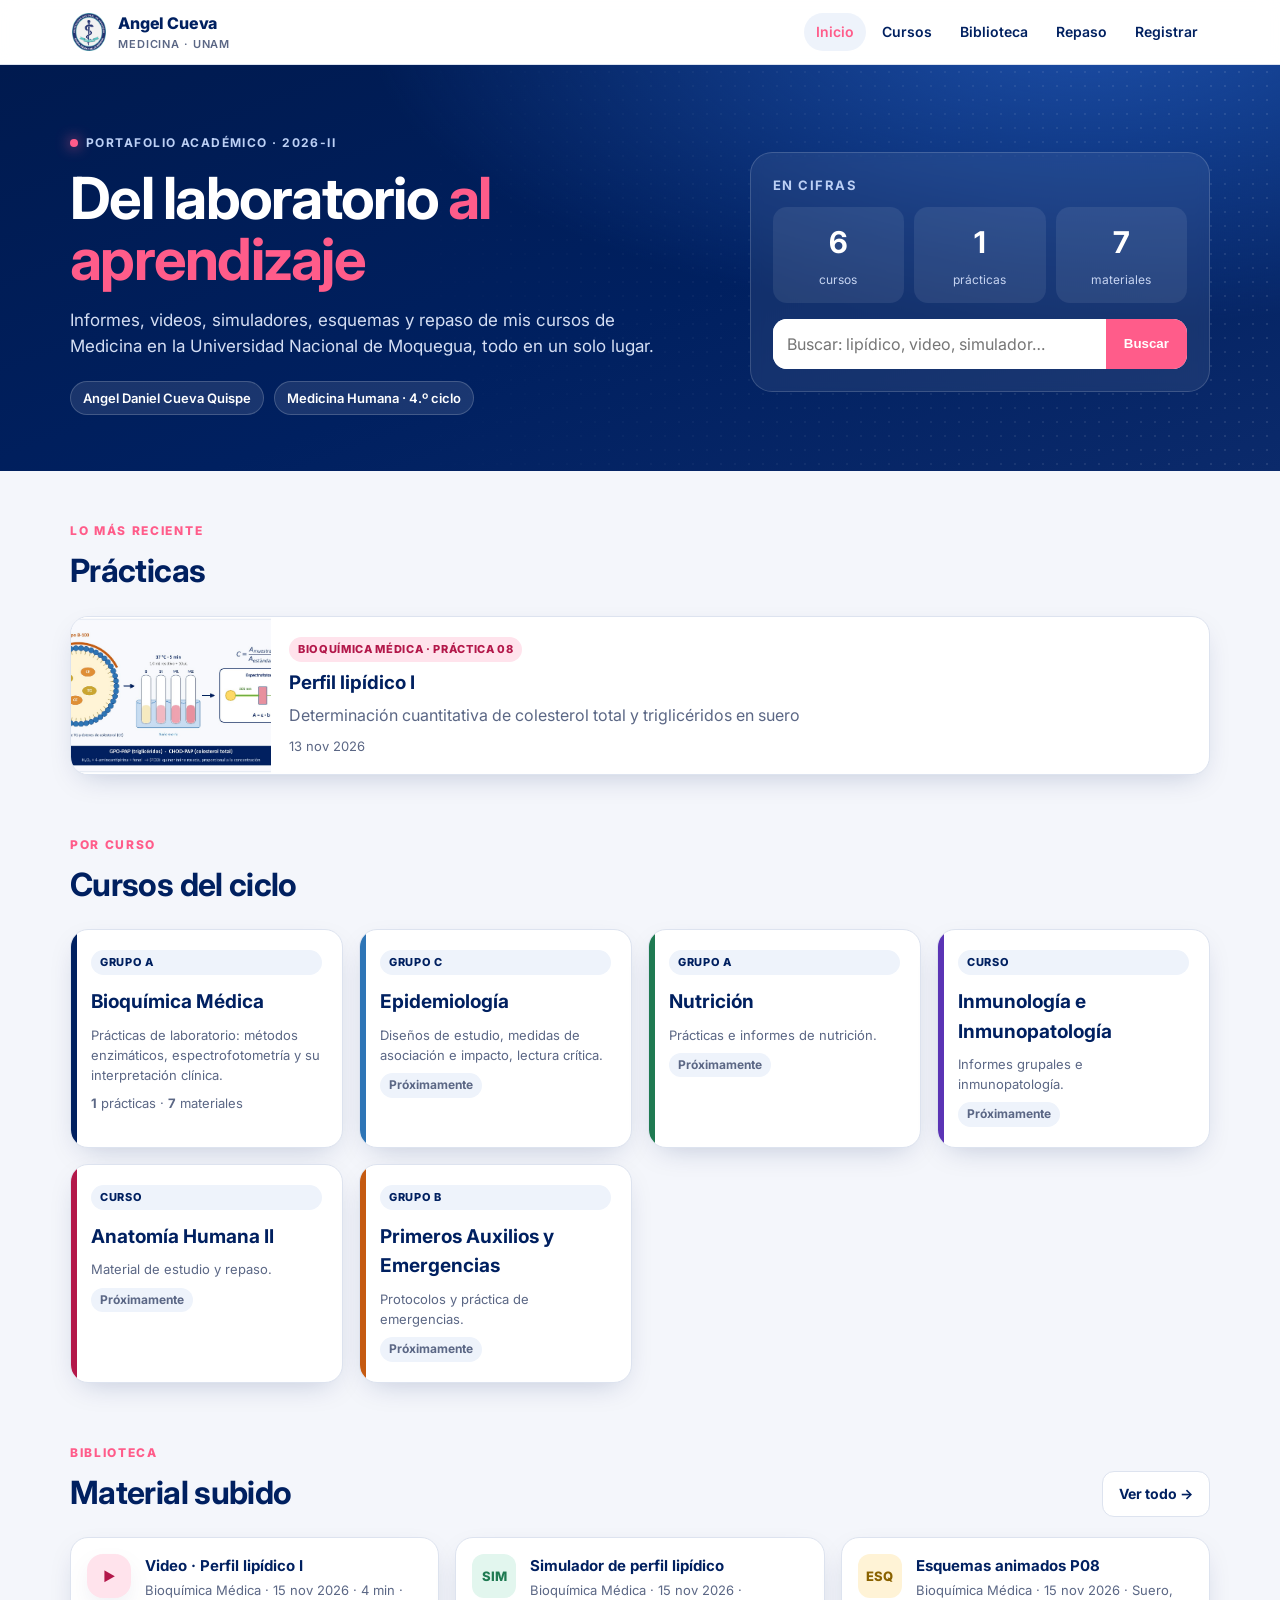
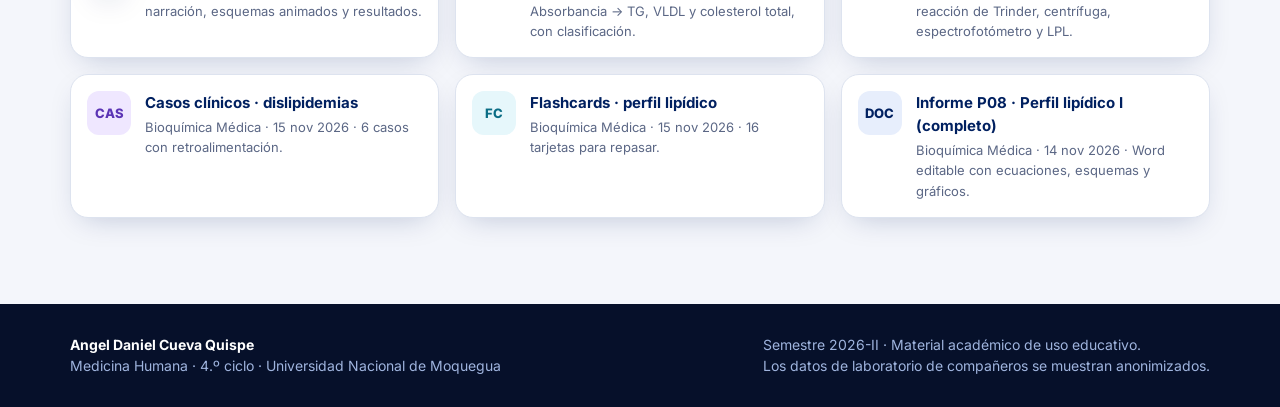
<file: index.html>
<!doctype html>
<html lang="es">
<head>
<meta charset="utf-8">
<meta name="viewport" content="width=device-width, initial-scale=1">
<title>Portafolio de Medicina · Angel Cueva</title>
<meta name="description" content="Portafolio académico de Medicina (UNAM): informes, videos, simuladores, esquemas y repaso.">
<link rel="icon" href="assets/img/medicina.png">
<link rel="preconnect" href="https://fonts.googleapis.com"><link rel="preconnect" href="https://fonts.gstatic.com" crossorigin>
<link href="https://fonts.googleapis.com/css2?family=Inter:wght@400;500;600;700;800&display=swap" rel="stylesheet">
<link rel="stylesheet" href="assets/css/style.css">
</head>
<body data-page="inicio">
<main id="main"></main>
<script src="data/catalogo.js"></script>
<script src="data/contenido.js"></script>
<script src="assets/js/app.js"></script>
</body>
</html>
</file>
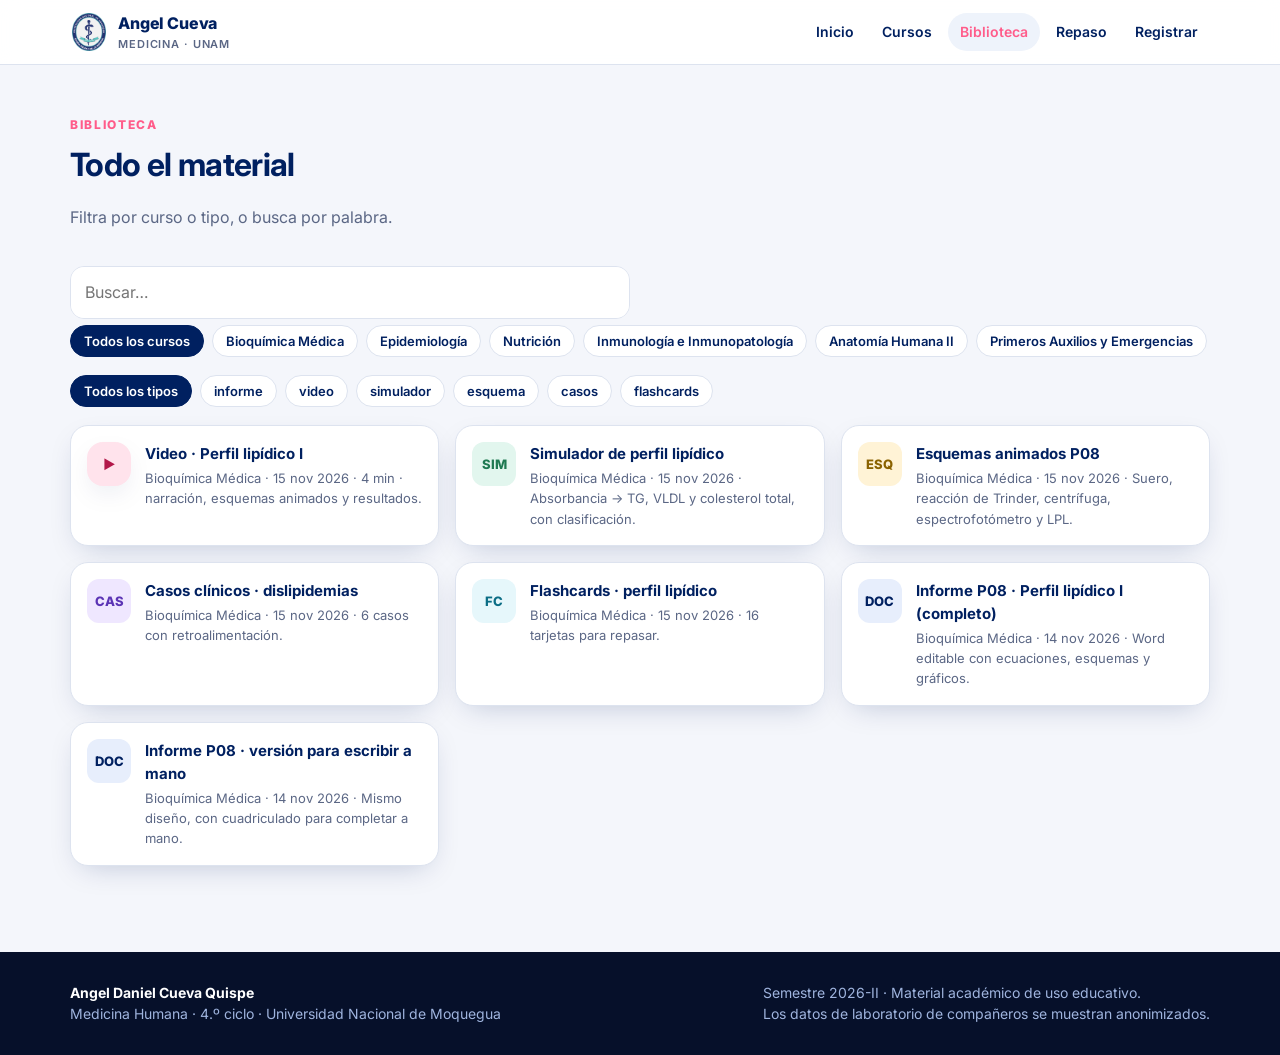
<file: biblioteca.html>
<!doctype html>
<html lang="es">
<head>
<meta charset="utf-8">
<meta name="viewport" content="width=device-width, initial-scale=1">
<title>Biblioteca · Portafolio</title>
<meta name="description" content="Portafolio académico de Medicina (UNAM): informes, videos, simuladores, esquemas y repaso.">
<link rel="icon" href="assets/img/medicina.png">
<link rel="preconnect" href="https://fonts.googleapis.com"><link rel="preconnect" href="https://fonts.gstatic.com" crossorigin>
<link href="https://fonts.googleapis.com/css2?family=Inter:wght@400;500;600;700;800&display=swap" rel="stylesheet">
<link rel="stylesheet" href="assets/css/style.css">
</head>
<body data-page="biblioteca">
<main id="main"></main>
<script src="data/catalogo.js"></script>
<script src="data/contenido.js"></script>
<script src="assets/js/app.js"></script>
</body>
</html>
</file>
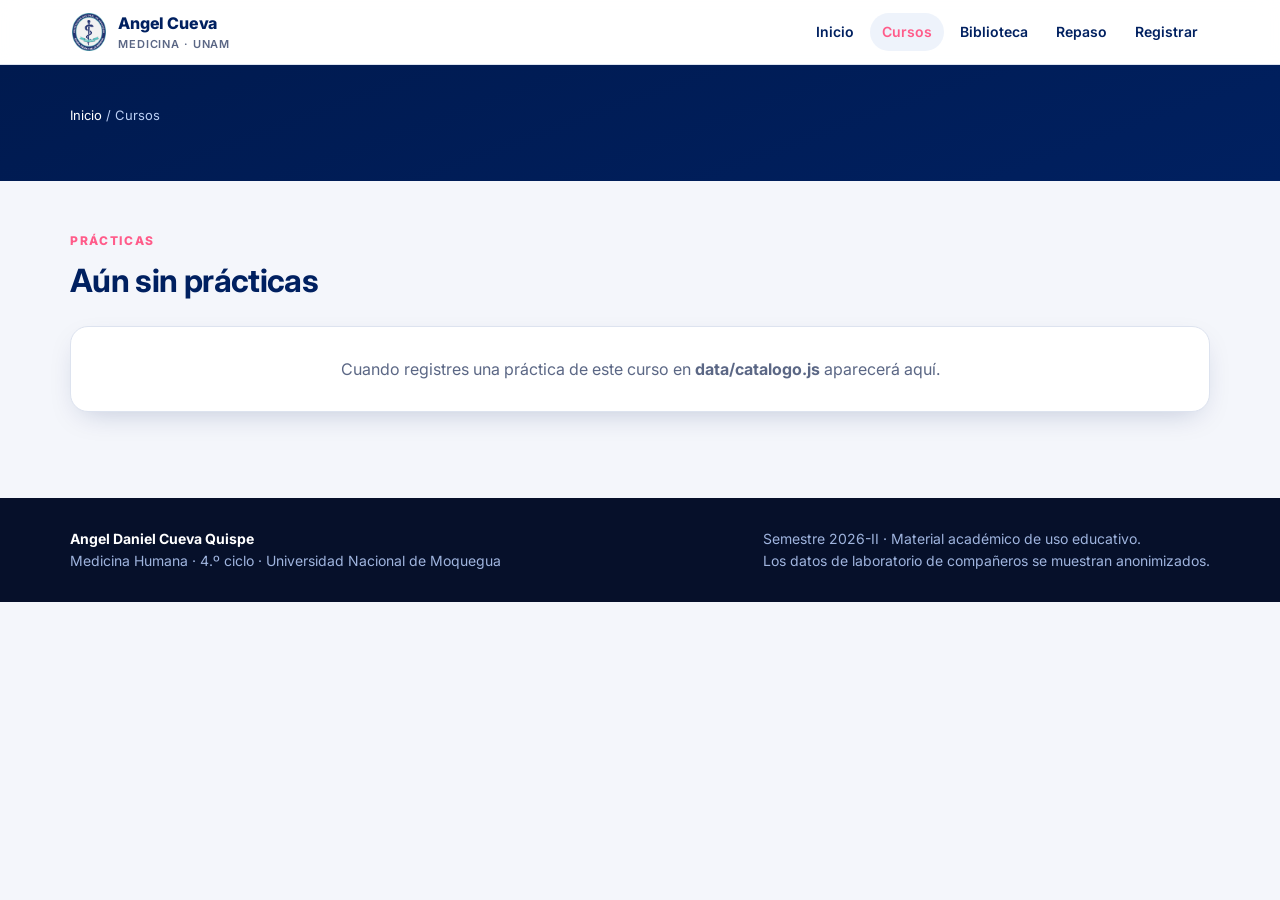
<file: curso.html>
<!doctype html>
<html lang="es">
<head>
<meta charset="utf-8">
<meta name="viewport" content="width=device-width, initial-scale=1">
<title>Curso · Portafolio</title>
<meta name="description" content="Portafolio académico de Medicina (UNAM): informes, videos, simuladores, esquemas y repaso.">
<link rel="icon" href="assets/img/medicina.png">
<link rel="preconnect" href="https://fonts.googleapis.com"><link rel="preconnect" href="https://fonts.gstatic.com" crossorigin>
<link href="https://fonts.googleapis.com/css2?family=Inter:wght@400;500;600;700;800&display=swap" rel="stylesheet">
<link rel="stylesheet" href="assets/css/style.css">
</head>
<body data-page="curso">
<main id="main"></main>
<script src="data/catalogo.js"></script>
<script src="data/contenido.js"></script>
<script src="assets/js/app.js"></script>
</body>
</html>
</file>
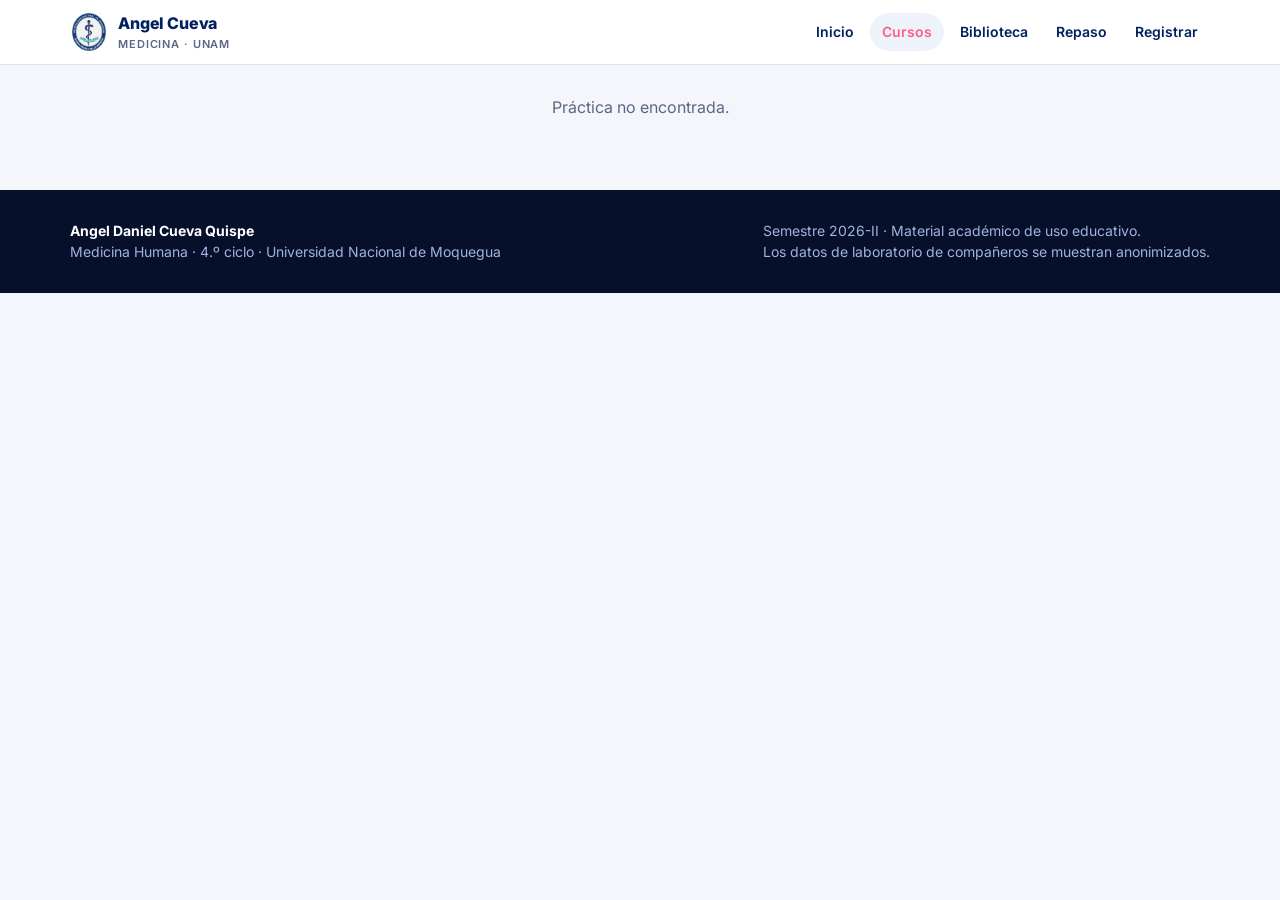
<file: practica.html>
<!doctype html>
<html lang="es">
<head>
<meta charset="utf-8">
<meta name="viewport" content="width=device-width, initial-scale=1">
<title>Práctica · Portafolio</title>
<meta name="description" content="Portafolio académico de Medicina (UNAM): informes, videos, simuladores, esquemas y repaso.">
<link rel="icon" href="assets/img/medicina.png">
<link rel="preconnect" href="https://fonts.googleapis.com"><link rel="preconnect" href="https://fonts.gstatic.com" crossorigin>
<link href="https://fonts.googleapis.com/css2?family=Inter:wght@400;500;600;700;800&display=swap" rel="stylesheet">
<link rel="stylesheet" href="assets/css/style.css">
</head>
<body data-page="practica">
<main id="main"></main>
<script src="data/catalogo.js"></script>
<script src="data/contenido.js"></script>
<script src="assets/js/app.js"></script>
</body>
</html>
</file>
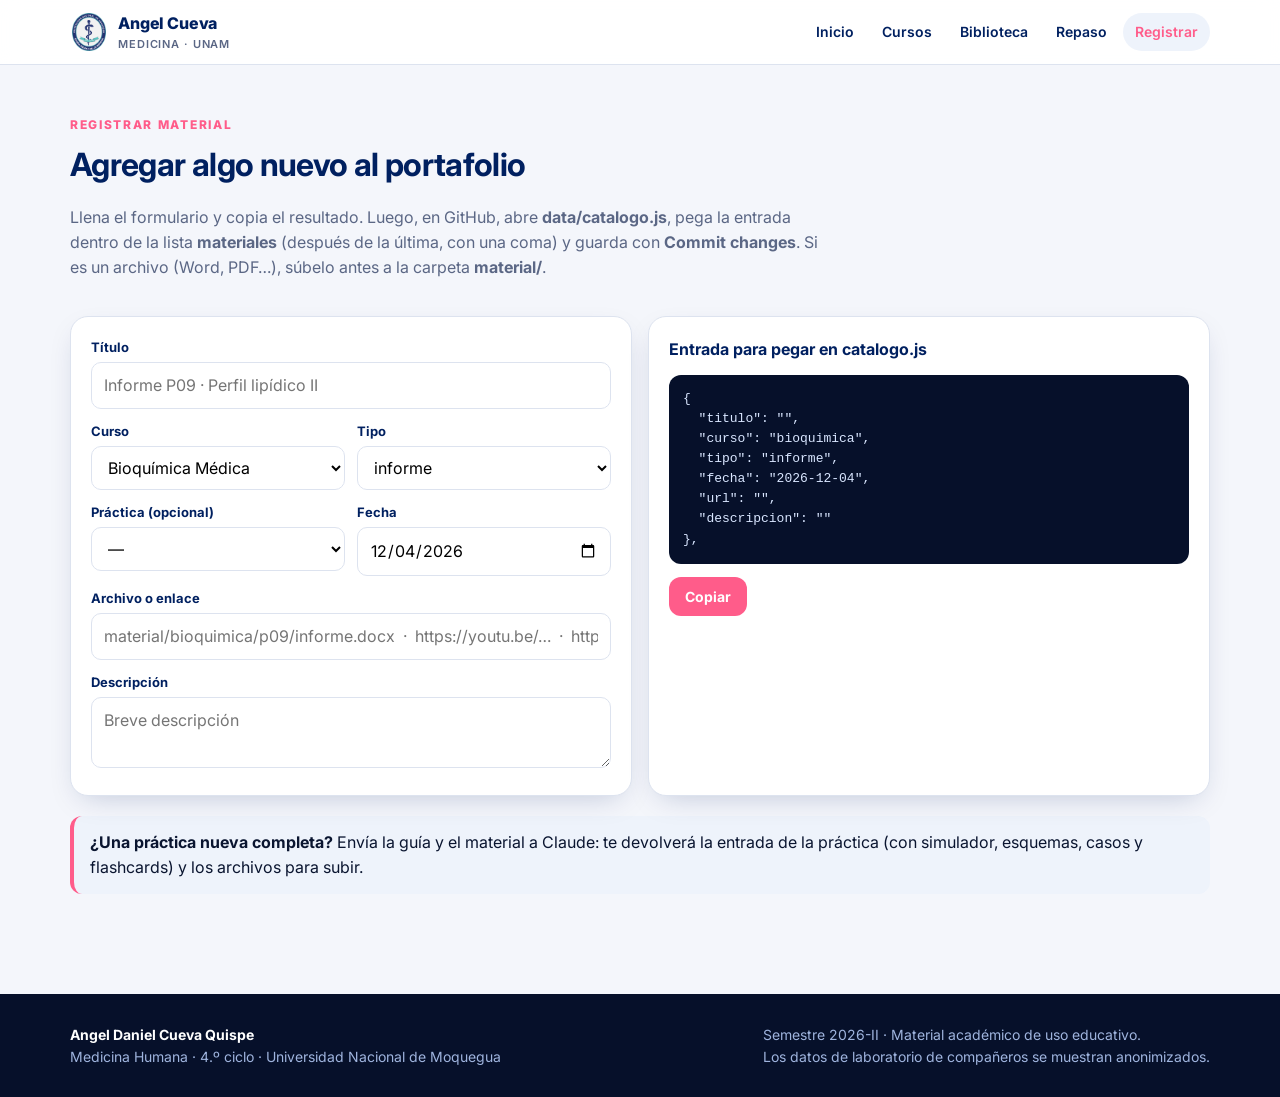
<file: registrar.html>
<!doctype html>
<html lang="es">
<head>
<meta charset="utf-8">
<meta name="viewport" content="width=device-width, initial-scale=1">
<title>Registrar material · Portafolio</title>
<meta name="description" content="Portafolio académico de Medicina (UNAM): informes, videos, simuladores, esquemas y repaso.">
<link rel="icon" href="assets/img/medicina.png">
<link rel="preconnect" href="https://fonts.googleapis.com"><link rel="preconnect" href="https://fonts.gstatic.com" crossorigin>
<link href="https://fonts.googleapis.com/css2?family=Inter:wght@400;500;600;700;800&display=swap" rel="stylesheet">
<link rel="stylesheet" href="assets/css/style.css">
</head>
<body data-page="registrar">
<main id="main"></main>
<script src="data/catalogo.js"></script>
<script src="data/contenido.js"></script>
<script src="assets/js/app.js"></script>
</body>
</html>
</file>
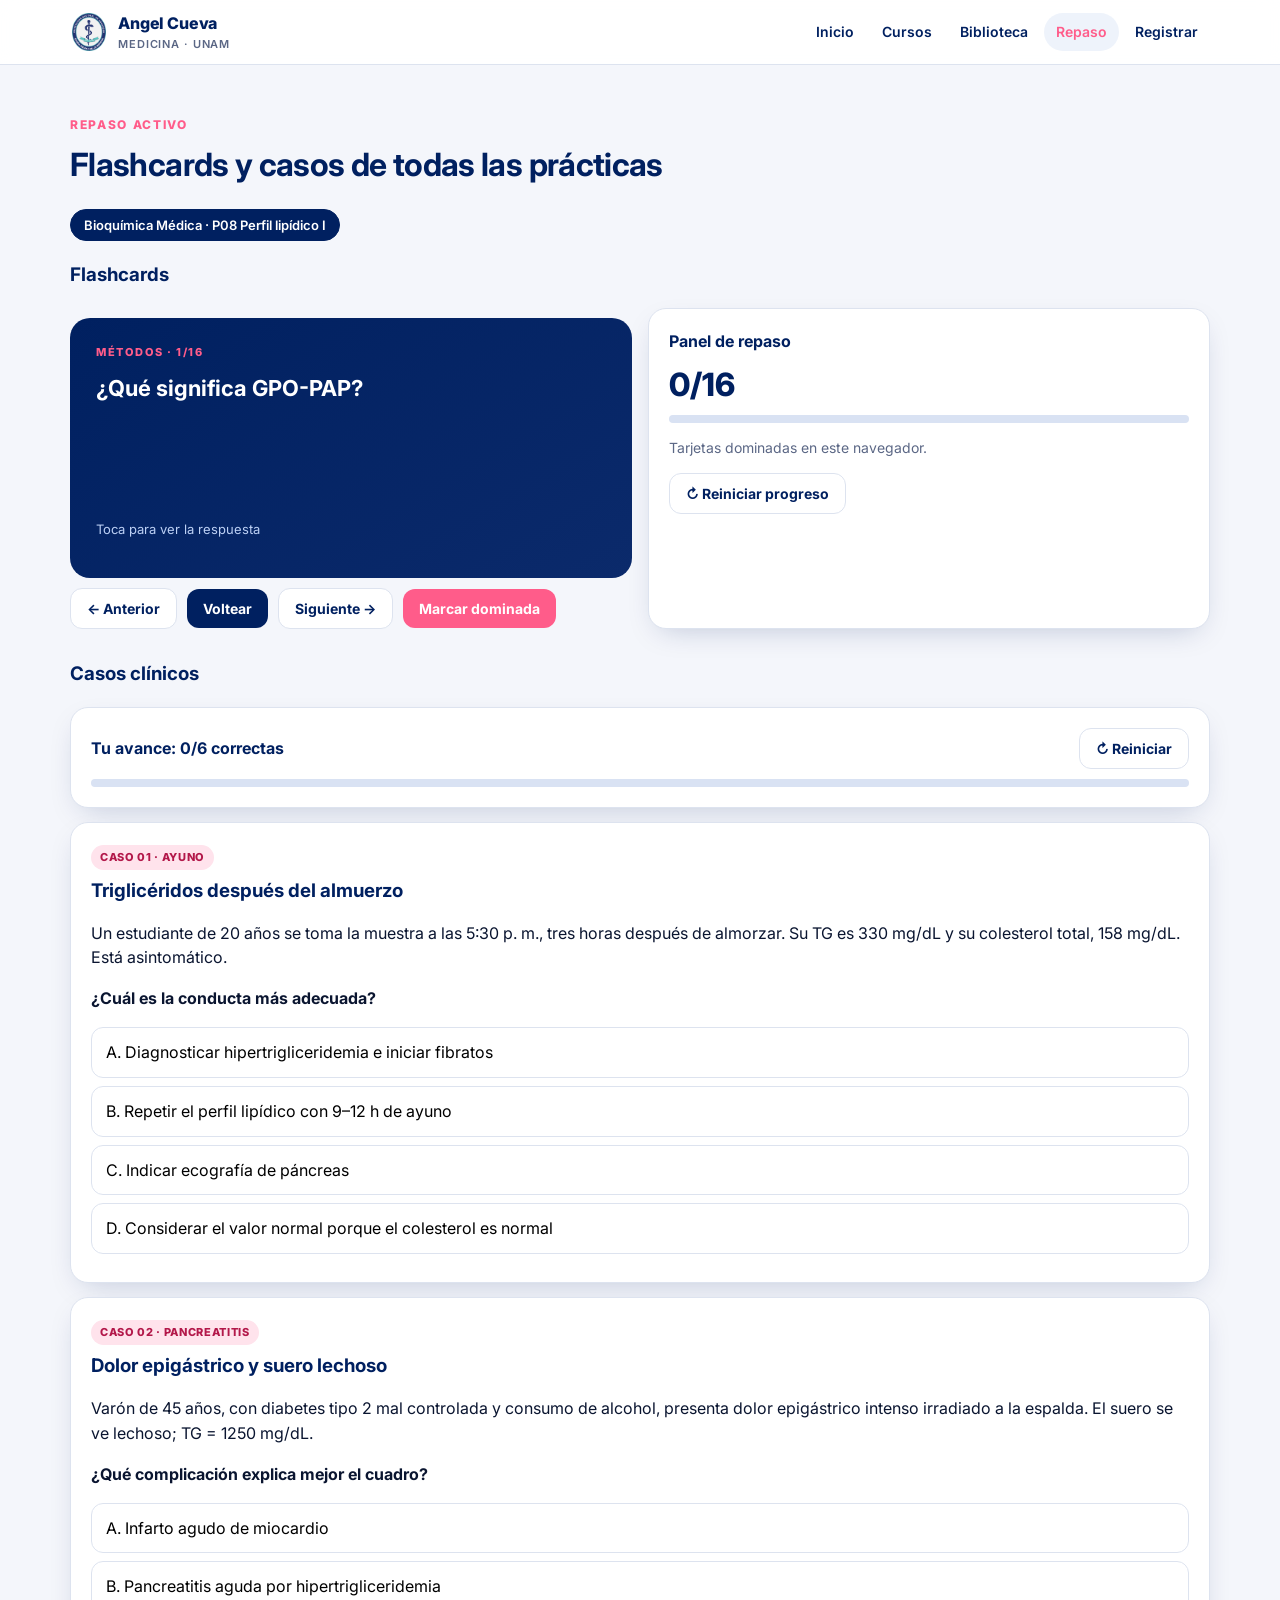
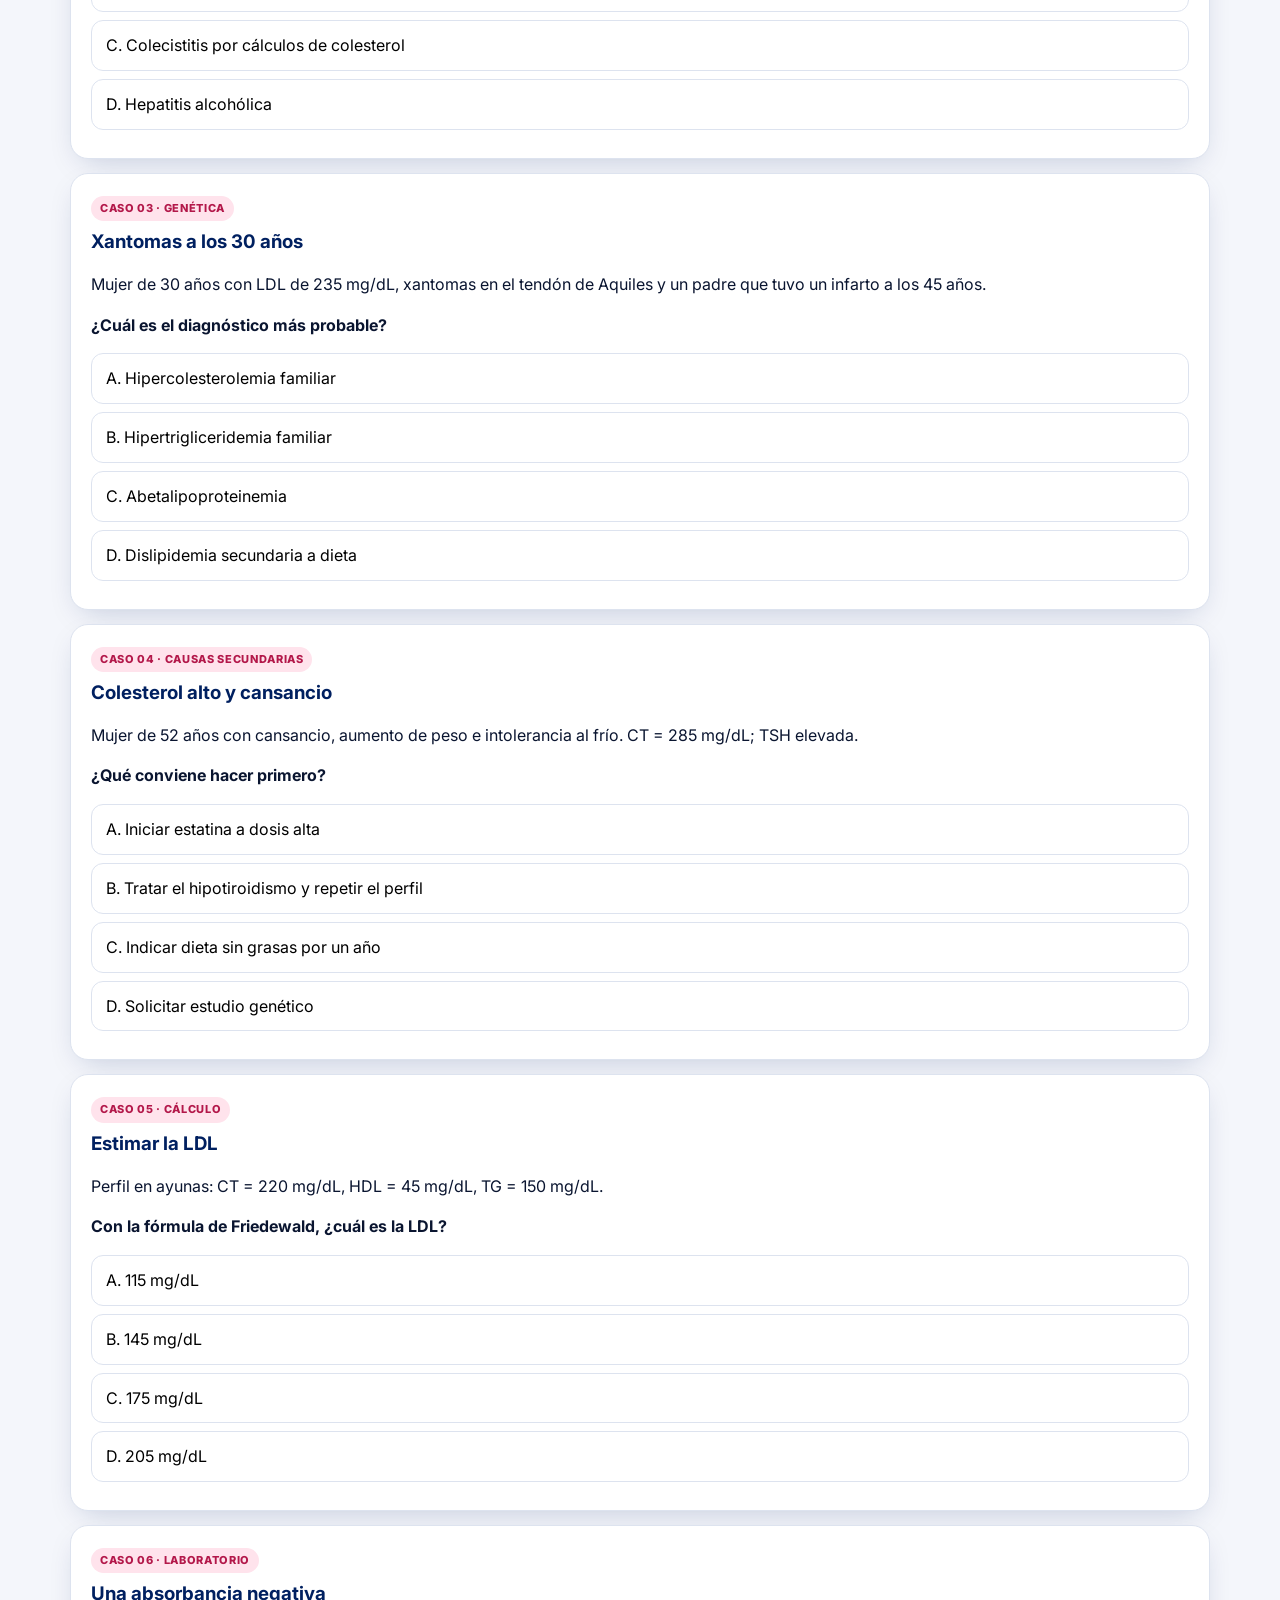
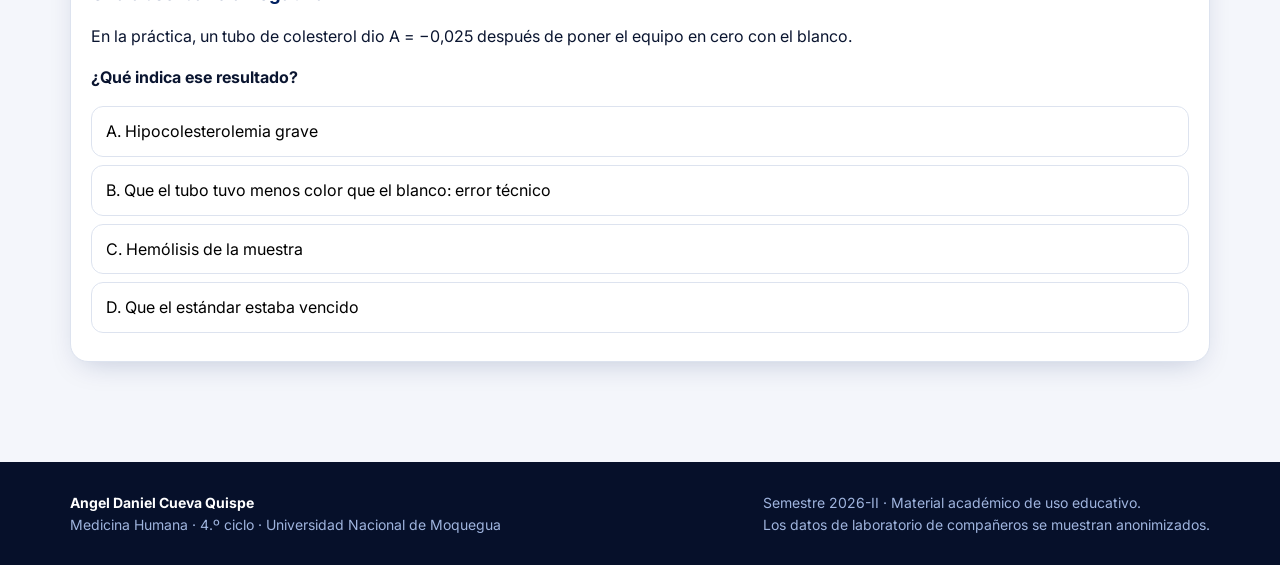
<file: repaso.html>
<!doctype html>
<html lang="es">
<head>
<meta charset="utf-8">
<meta name="viewport" content="width=device-width, initial-scale=1">
<title>Repaso · Portafolio</title>
<meta name="description" content="Portafolio académico de Medicina (UNAM): informes, videos, simuladores, esquemas y repaso.">
<link rel="icon" href="assets/img/medicina.png">
<link rel="preconnect" href="https://fonts.googleapis.com"><link rel="preconnect" href="https://fonts.gstatic.com" crossorigin>
<link href="https://fonts.googleapis.com/css2?family=Inter:wght@400;500;600;700;800&display=swap" rel="stylesheet">
<link rel="stylesheet" href="assets/css/style.css">
</head>
<body data-page="repaso">
<main id="main"></main>
<script src="data/catalogo.js"></script>
<script src="data/contenido.js"></script>
<script src="assets/js/app.js"></script>
</body>
</html>
</file>
<file: assets/css/style.css>
/* Portafolio de Medicina – Angel Cueva · diseño azul marino + rosado (quinonimina) */
:root{
  --navy:#002060; --navy-2:#0b2a6b; --ink:#0a1530; --bg:#f4f6fb; --card:#ffffff;
  --pink:#ff5c8a; --pink-2:#ffe3ec; --cel:#d9e2f3; --cel-2:#eef3fb; --teal:#2e75b6;
  --muted:#5b6785; --line:#dde3ef; --ok:#2e9e6b; --warn:#e2a400; --bad:#d6335c;
  --r:18px; --shadow:0 10px 30px -12px rgba(0,32,96,.25);
  --font:'Inter',system-ui,-apple-system,'Segoe UI',Roboto,Arial,sans-serif;
}
*{box-sizing:border-box}
html{scroll-behavior:smooth}
body{margin:0;font-family:var(--font);color:var(--ink);background:var(--bg);line-height:1.55;-webkit-font-smoothing:antialiased}
a{color:var(--teal);text-decoration:none} a:hover{text-decoration:underline}
img{max-width:100%;display:block}
.wrap{max-width:1180px;margin:0 auto;padding:0 20px}
.skip{position:absolute;left:-999px} .skip:focus{left:10px;top:10px;background:#fff;padding:8px;z-index:99}

/* barra superior */
.top{position:sticky;top:0;z-index:50;background:rgba(255,255,255,.92);backdrop-filter:blur(10px);border-bottom:1px solid var(--line)}
.top .wrap{display:flex;align-items:center;gap:14px;height:64px}
.brand{display:flex;align-items:center;gap:10px;font-weight:800;color:var(--navy);letter-spacing:-.01em}
.brand img{width:38px;height:38px;object-fit:contain}
.brand small{display:block;font-weight:600;font-size:11px;color:var(--muted);letter-spacing:.08em;text-transform:uppercase}
.nav{margin-left:auto;display:flex;gap:4px;flex-wrap:wrap}
.nav a{padding:8px 12px;border-radius:999px;color:var(--navy);font-weight:600;font-size:14px}
.nav a:hover,.nav a.on{background:var(--cel-2);text-decoration:none}
.nav a.on{color:var(--pink)}
.menu-btn{display:none;margin-left:auto;border:1px solid var(--line);background:#fff;border-radius:10px;padding:8px 12px;font-weight:700;color:var(--navy)}
@media (max-width:760px){.nav{display:none;position:absolute;top:64px;left:0;right:0;background:#fff;flex-direction:column;padding:10px 16px;border-bottom:1px solid var(--line)}.nav.open{display:flex}.menu-btn{display:block}}

/* portada */
.hero{position:relative;overflow:hidden;background:radial-gradient(1200px 500px at 85% -10%,#1d4fa8 0%,transparent 60%),linear-gradient(160deg,#001a4f,#002060 55%,#0b2a6b);color:#fff}
.hero::after{content:"";position:absolute;inset:0;background-image:radial-gradient(rgba(255,255,255,.10) 1.2px,transparent 1.3px);background-size:14px 14px;mask-image:linear-gradient(90deg,transparent 30%,#000 100%);pointer-events:none}
.hero .wrap{position:relative;z-index:1;padding:64px 20px 56px;display:grid;grid-template-columns:1.25fr .9fr;gap:40px;align-items:center}
@media (max-width:860px){.hero .wrap{grid-template-columns:1fr;padding:44px 20px}}
.eyebrow{display:inline-flex;gap:8px;align-items:center;font-size:12px;font-weight:700;letter-spacing:.12em;text-transform:uppercase;color:#bcd0f5}
.eyebrow::before{content:"";width:8px;height:8px;border-radius:50%;background:var(--pink);box-shadow:0 0 14px var(--pink)}
.hero h1{font-size:clamp(34px,5vw,58px);line-height:1.05;margin:14px 0 14px;letter-spacing:-.03em}
.hero h1 em{font-style:normal;color:var(--pink)}
.hero p{color:#d4def3;font-size:17px;max-width:620px}
.hero .meta{display:flex;flex-wrap:wrap;gap:10px;margin-top:22px}
.chip{display:inline-flex;align-items:center;gap:6px;padding:6px 12px;border-radius:999px;font-size:13px;font-weight:600;background:rgba(255,255,255,.1);border:1px solid rgba(255,255,255,.18);color:#fff}
.hero-card{background:rgba(255,255,255,.07);border:1px solid rgba(255,255,255,.16);border-radius:22px;padding:22px;backdrop-filter:blur(6px)}
.hero-card h3{margin:0 0 12px;font-size:13px;letter-spacing:.12em;text-transform:uppercase;color:#bcd0f5}
.stats{display:grid;grid-template-columns:repeat(3,1fr);gap:10px}
.stat{background:rgba(255,255,255,.08);border-radius:14px;padding:12px;text-align:center}
.stat b{display:block;font-size:30px;color:#fff}
.stat span{font-size:12px;color:#c7d5f2}
.search{margin-top:16px;display:flex;background:#fff;border-radius:14px;overflow:hidden}
.search input{flex:1;border:0;padding:13px 14px;font:inherit;outline:none;color:var(--ink)}
.search button{border:0;background:var(--pink);color:#fff;font-weight:700;padding:0 18px;cursor:pointer}

/* secciones */
section{padding:46px 0}
.sec-head{display:flex;align-items:end;justify-content:space-between;gap:16px;margin-bottom:20px;flex-wrap:wrap}
.sec-head h2{margin:4px 0 0;font-size:clamp(24px,3vw,32px);letter-spacing:-.02em;color:var(--navy)}
.kicker{font-size:12px;font-weight:800;letter-spacing:.14em;text-transform:uppercase;color:var(--pink)}
.lead{color:var(--muted);max-width:760px}
.grid{display:grid;gap:16px}
.g3{grid-template-columns:repeat(auto-fill,minmax(250px,1fr))}
.g2{grid-template-columns:repeat(auto-fit,minmax(340px,1fr))}
.card{background:var(--card);border:1px solid var(--line);border-radius:var(--r);box-shadow:var(--shadow);overflow:hidden}
.card.pad{padding:20px}
.course{position:relative;padding:20px;display:flex;flex-direction:column;gap:8px;min-height:170px;color:inherit}
.course:hover{text-decoration:none;transform:translateY(-2px)} .course{transition:transform .2s}
.course .bar{position:absolute;inset:0 auto 0 0;width:6px;background:var(--c,var(--navy))}
.course h3{margin:4px 0 0;color:var(--navy);font-size:19px}
.course .n{font-size:13px;color:var(--muted)}
.course .soon{font-size:12px;font-weight:700;color:var(--muted);background:var(--cel-2);padding:3px 9px;border-radius:999px;align-self:flex-start}
.badge{display:inline-block;font-size:11px;font-weight:800;letter-spacing:.06em;text-transform:uppercase;padding:4px 9px;border-radius:999px;background:var(--cel-2);color:var(--navy)}
.badge.pink{background:var(--pink-2);color:#b3184a}
.prac{display:grid;grid-template-columns:200px 1fr;color:inherit}
.prac:hover{text-decoration:none}
.prac img{width:100%;height:100%;object-fit:cover;min-height:150px}
.prac .b{padding:18px}
.prac h3{margin:6px 0;color:var(--navy)}
@media (max-width:560px){.prac{grid-template-columns:1fr}.prac img{height:170px}}
.mat{display:flex;gap:14px;align-items:flex-start;padding:16px;color:inherit}
.mat:hover{text-decoration:none;background:var(--cel-2)}
.ico{flex:none;width:44px;height:44px;border-radius:12px;display:grid;place-items:center;background:var(--cel-2);color:var(--navy);font-weight:800;font-size:13px}
.ico.informe{background:#e7eefc}.ico.video{background:#ffe3ec;color:#b3184a}.ico.simulador{background:#e2f6ee;color:#1f7a52}
.ico.esquema{background:#fff3d6;color:#8a6200}.ico.casos{background:#efe7ff;color:#5b34b5}.ico.flashcards{background:#e6f7fb;color:#0b6d85}
.mat h4{margin:0 0 3px;color:var(--navy);font-size:15px}
.mat p{margin:0;color:var(--muted);font-size:13px}
.filters{display:flex;gap:8px;flex-wrap:wrap;margin:6px 0 18px}
.pill{border:1px solid var(--line);background:#fff;border-radius:999px;padding:7px 13px;font:600 13px var(--font);color:var(--navy);cursor:pointer}
.pill.on{background:var(--navy);color:#fff;border-color:var(--navy)}

/* página de práctica */
.p-hero{background:linear-gradient(160deg,#001a4f,#002060 60%,#0b2a6b);color:#fff;position:relative;overflow:hidden}
.p-hero .wrap{display:grid;grid-template-columns:1.2fr 1fr;gap:30px;align-items:center;padding:40px 20px}
@media (max-width:860px){.p-hero .wrap{grid-template-columns:1fr}}
.p-hero h1{font-size:clamp(30px,4.2vw,50px);line-height:1.05;margin:10px 0;letter-spacing:-.03em}
.p-hero h1 em{font-style:normal;color:var(--pink)}
.p-hero p{color:#d4def3}
.p-hero img{border-radius:16px;box-shadow:0 20px 50px -20px rgba(0,0,0,.6)}
.crumbs{font-size:13px;color:#bcd0f5}.crumbs a{color:#fff}
.tabs{position:sticky;top:64px;z-index:40;background:#fff;border-bottom:1px solid var(--line)}
.tabs .wrap{display:flex;gap:4px;overflow-x:auto;scrollbar-width:thin}
.tabs a{flex:none;padding:14px 12px;font-weight:700;font-size:14px;color:var(--muted);border-bottom:3px solid transparent}
.tabs a:hover{color:var(--navy);text-decoration:none}
.tabs a.on{color:var(--navy);border-color:var(--pink)}
.panel{display:none} .panel.on{display:block}
.box{background:var(--cel-2);border-left:4px solid var(--pink);border-radius:12px;padding:14px 16px;margin:14px 0}
.formula{font-family:'Cambria Math','STIX Two Math',serif;font-size:20px;text-align:center;padding:14px;background:#fff;border:1px dashed var(--line);border-radius:12px;margin:12px 0;color:var(--navy)}
.frac{display:inline-flex;flex-direction:column;vertical-align:middle;text-align:center;margin:0 4px}
.frac span:first-child{border-bottom:1.5px solid currentColor;padding:0 4px}
table.t{width:100%;border-collapse:collapse;font-size:14px;background:#fff;border-radius:12px;overflow:hidden}
table.t th{background:var(--navy);color:#fff;text-align:left;padding:9px 10px;font-size:13px}
table.t td{padding:8px 10px;border-bottom:1px solid var(--line)}
table.t tr.me td{background:var(--pink-2);font-weight:700}
.tag{font-size:12px;font-weight:700;padding:3px 8px;border-radius:999px}
.tag.ok{background:#e2f6ee;color:#1f7a52}.tag.warn{background:#fff3d6;color:#8a6200}.tag.bad{background:#ffe3ec;color:#b3184a}.tag.na{background:#eceff5;color:#5b6785}
.video{position:relative;border-radius:16px;overflow:hidden;background:#000;aspect-ratio:16/9;box-shadow:var(--shadow)}
.video video,.video iframe{position:absolute;inset:0;width:100%;height:100%;border:0}
.gallery{display:grid;grid-template-columns:repeat(auto-fill,minmax(210px,1fr));gap:12px}
.gallery figure{margin:0;background:#fff;border:1px solid var(--line);border-radius:14px;overflow:hidden;cursor:zoom-in}
.gallery img{width:100%;height:190px;object-fit:cover}
.gallery figcaption{padding:8px 10px;font-size:13px;color:var(--muted)}
.lb{position:fixed;inset:0;background:rgba(5,10,30,.92);display:none;align-items:center;justify-content:center;z-index:100;padding:20px}
.lb.on{display:flex} .lb img{max-height:86vh;border-radius:10px} .lb p{color:#fff;text-align:center}
.btn{display:inline-flex;align-items:center;gap:8px;padding:11px 16px;border-radius:12px;font-weight:700;border:0;cursor:pointer;font-family:var(--font);font-size:14px}
.btn:hover{text-decoration:none;filter:brightness(1.05)}
.btn.p{background:var(--pink);color:#fff}.btn.n{background:var(--navy);color:#fff}.btn.g{background:#fff;color:var(--navy);border:1px solid var(--line)}
.row{display:flex;gap:10px;flex-wrap:wrap;align-items:center}
.pages{display:grid;grid-template-columns:repeat(auto-fill,minmax(160px,1fr));gap:12px;margin-top:14px}
.pages img{border:1px solid var(--line);border-radius:8px;box-shadow:var(--shadow);cursor:zoom-in}
.schem{display:grid;grid-template-columns:repeat(auto-fill,minmax(330px,1fr));gap:16px}
.schem .card video{width:100%;display:block;background:#06102a;aspect-ratio:16/9}
.schem .card .b{padding:12px 14px}.schem h4{margin:0 0 4px;color:var(--navy)}.schem p{margin:0;font-size:13px;color:var(--muted)}

/* simulador */
.sim{display:grid;grid-template-columns:1fr 1.1fr;gap:20px}
@media (max-width:860px){.sim{grid-template-columns:1fr}}
.sim label{display:block;font-weight:700;font-size:13px;color:var(--navy);margin:12px 0 6px}
.seg{display:flex;background:var(--cel-2);border-radius:12px;padding:4px;gap:4px}
.seg button{flex:1;border:0;background:transparent;padding:9px;border-radius:9px;font:700 14px var(--font);color:var(--navy);cursor:pointer}
.seg button.on{background:var(--navy);color:#fff}
input[type=range]{width:100%;accent-color:var(--pink)}
.num{width:100%;padding:10px 12px;border:1px solid var(--line);border-radius:10px;font:inherit}
.out{background:#06102a;color:#fff;border-radius:18px;padding:20px;position:relative;overflow:hidden}
.out .big{font-size:46px;font-weight:800;letter-spacing:-.02em}
.out .unit{color:#9fb4de;font-size:15px;font-weight:600}
.scale{position:relative;height:16px;border-radius:999px;margin:16px 0 6px;overflow:hidden;display:flex}
.scale i{display:block;height:100%}
.marker{position:absolute;top:-6px;width:4px;height:28px;background:#fff;border-radius:3px;box-shadow:0 0 0 2px #06102a;transition:left .3s}
.scale-wrap{position:relative}
.legend{display:flex;justify-content:space-between;font-size:11px;color:#9fb4de}
.tubes{display:flex;gap:18px;justify-content:center;margin:10px 0 4px}
.tubes figure{margin:0;text-align:center;font-size:12px;color:#c7d5f2}
.calc{font-family:ui-monospace,Menlo,Consolas,monospace;font-size:13px;color:#c7d5f2;background:rgba(255,255,255,.06);border-radius:10px;padding:10px 12px;margin-top:12px}

/* casos y flashcards */
.case{padding:20px}
.case h3{margin:6px 0 8px;color:var(--navy)}
.opt{display:block;width:100%;text-align:left;margin:8px 0;padding:12px 14px;border:1px solid var(--line);border-radius:12px;background:#fff;font:inherit;cursor:pointer}
.opt:hover{border-color:var(--navy)}
.opt.ok{border-color:var(--ok);background:#e9f8f1}.opt.bad{border-color:var(--bad);background:#ffeef3}
.exp{display:none;margin-top:10px}.exp.on{display:block}
.progress{height:8px;background:var(--cel);border-radius:999px;overflow:hidden}.progress i{display:block;height:100%;background:var(--pink);transition:width .3s}
.fc{perspective:1200px;height:260px;margin:10px 0}
.fc-in{position:relative;width:100%;height:100%;transition:transform .55s;transform-style:preserve-3d;cursor:pointer}
.fc.flip .fc-in{transform:rotateY(180deg)}
.fc-f,.fc-b{position:absolute;inset:0;backface-visibility:hidden;border-radius:20px;padding:26px;display:flex;flex-direction:column;justify-content:center}
.fc-f{background:linear-gradient(150deg,#002060,#0b2a6b);color:#fff}
.fc-b{background:#fff;border:1px solid var(--line);transform:rotateY(180deg);color:var(--ink)}
.fc small{font-size:11px;letter-spacing:.14em;text-transform:uppercase;font-weight:800;color:var(--pink)}
.fc h3{font-size:22px;margin:10px 0 0}

/* formulario de registro */
.form{display:grid;grid-template-columns:repeat(2,1fr);gap:12px}
.form .full{grid-column:1/-1}
.form label{font-size:13px;font-weight:700;color:var(--navy);display:block;margin-bottom:5px}
.form input,.form select,.form textarea{width:100%;padding:10px 12px;border:1px solid var(--line);border-radius:10px;font:inherit;background:#fff}
@media (max-width:640px){.form{grid-template-columns:1fr}}
pre.code{background:#06102a;color:#d9e6ff;padding:14px;border-radius:12px;overflow:auto;font-size:13px;white-space:pre-wrap}

footer{background:#06102a;color:#9fb4de;padding:30px 0;margin-top:40px;font-size:14px}
footer .wrap{display:flex;justify-content:space-between;gap:20px;flex-wrap:wrap}
footer b{color:#fff}
.reveal{opacity:1}
.empty{padding:30px;text-align:center;color:var(--muted)}
</file>
